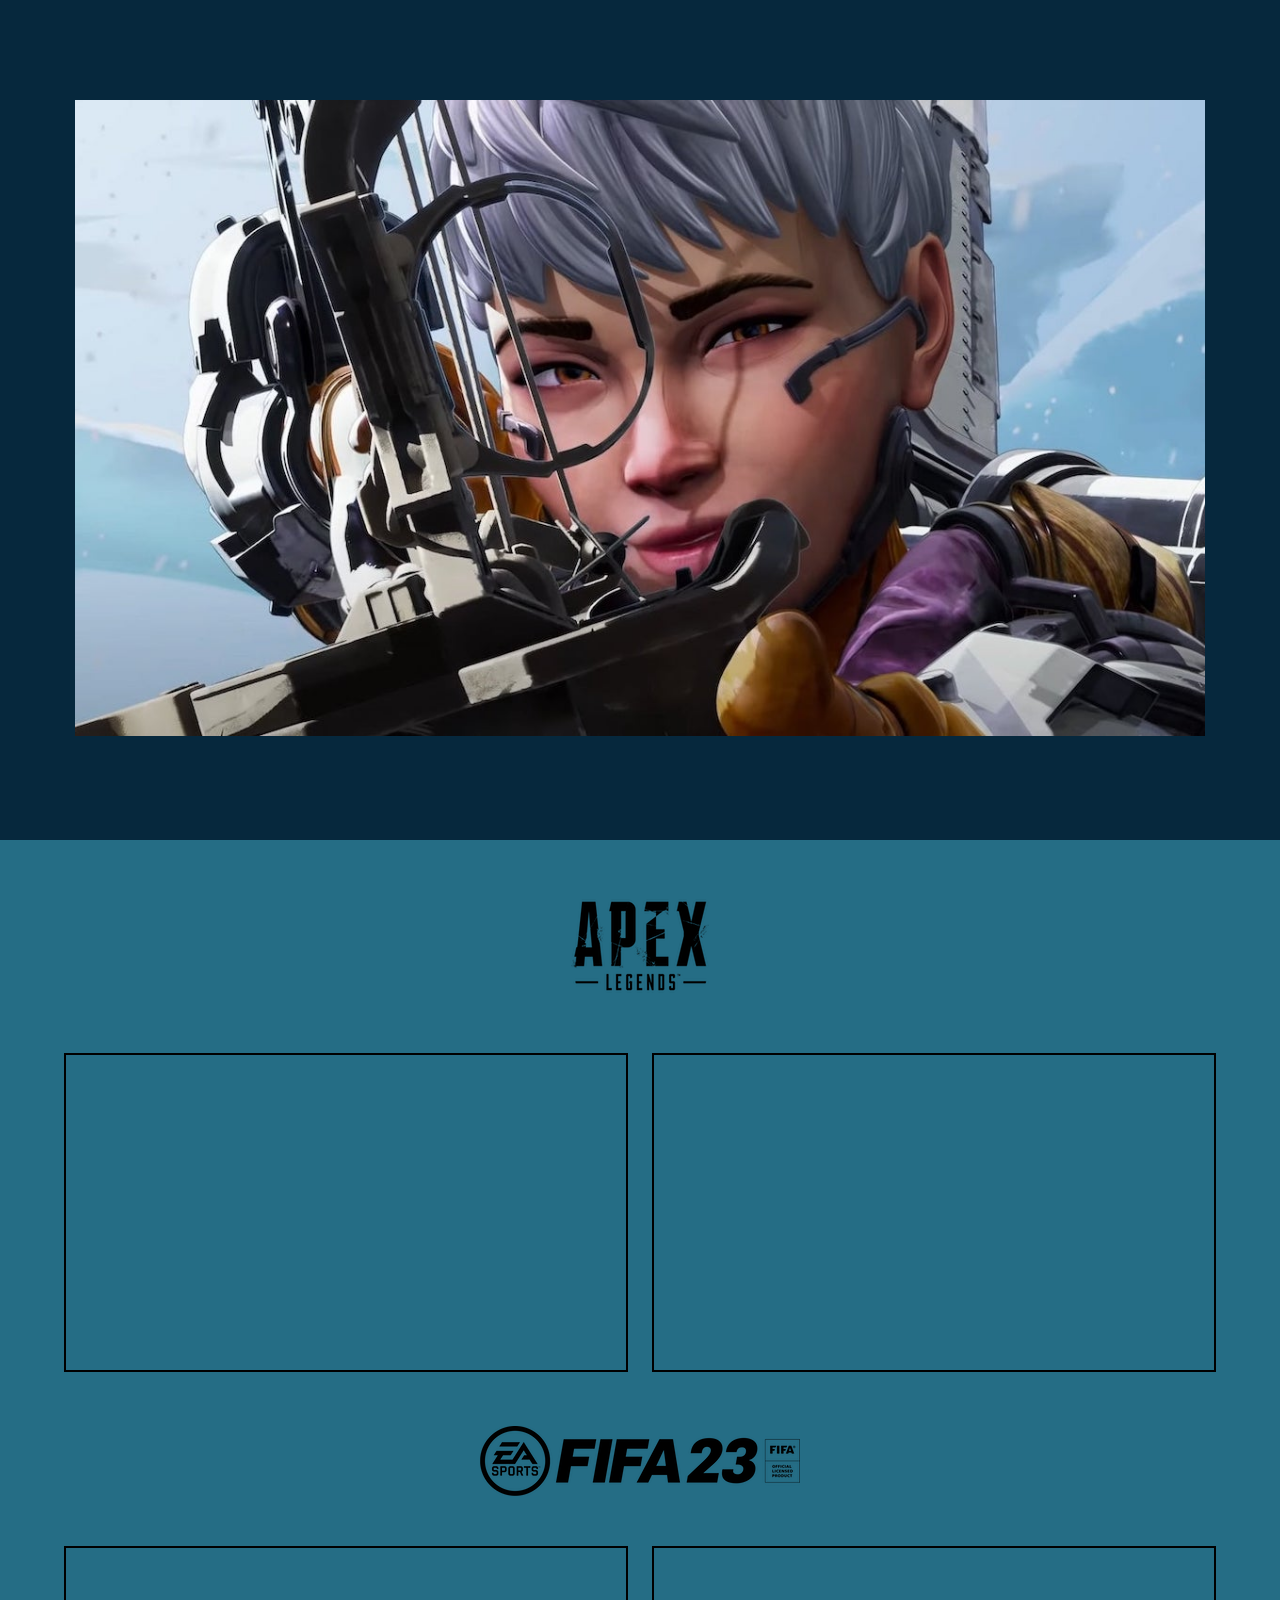
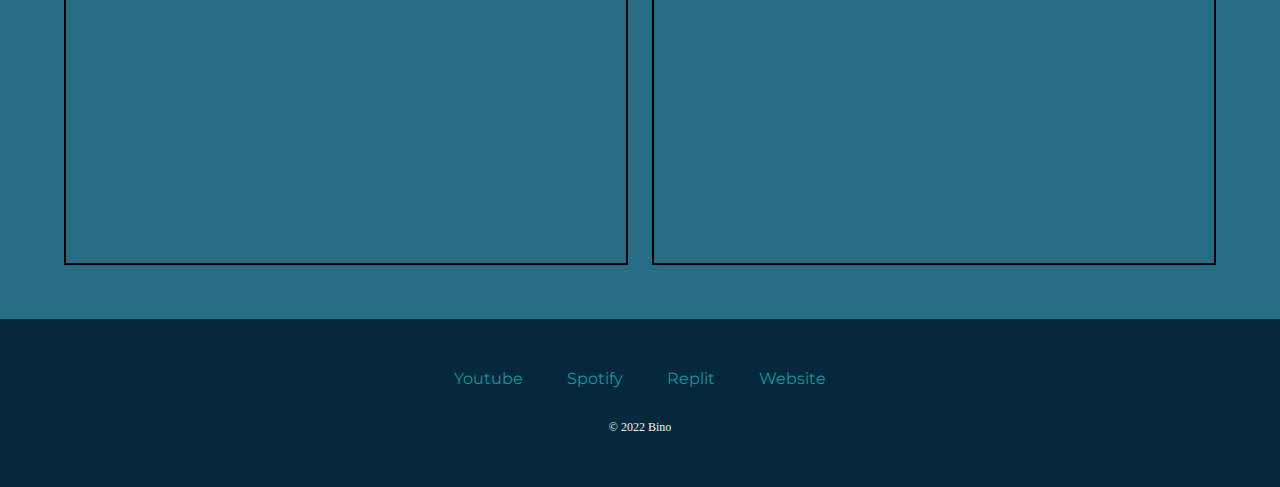
<file: index.html>
<!DOCTYPE html>
<html>
  <head>
    <meta charset="utf-8">
    <title>Apex Bino</title>
    <link rel="stylesheet" href="css/apex-styles.css">
    <link rel="icon" href="images/apex-images/favicon.ico">
    <!-- External Fonts from Google -->
    <link rel="preconnect" href="https://fonts.googleapis.com">
    <link rel="preconnect" href="https://fonts.gstatic.com" crossorigin>
    <link href="https://fonts.googleapis.com/css2?family=Merriweather&family=Montserrat&family=Sacramento&display=swap" rel="stylesheet">
  </head>
  <body>

    <audio loop autoplay hidden>
      <source src="media/starwalkin.mp3" type="audio/mp3">
    </audio>
    <div class="top-container">
      <img class="valkyrie" src="images/apex-images/valkyrie.jpeg" alt="valkyrie-img">
    </div>
    <div class="middle-container">
      <div class="apex-profile">
        <img class=apex-logo src="images/apex-images/apex-logo.png" alt="apexlogo-img">

        <div class="video">
          <iframe src="https://www.youtube.com/embed/UCufcgW_v1M?start=450" width="560" height="315" title="A YouTube video" frameborder="0" allowfullscreen></iframe>
        </div>
        <div class="video">
          <iframe src="https://www.youtube.com/embed/tdlLZUfOpBI" width="560" height="315" title="A YouTube video" frameborder="0" allowfullscreen></iframe>
        </div>
      </div>
      <div class="fifa-profile">
        <img class=fifa-logo src="images/apex-images/fifa-logo.png" alt="fifalogo-img">
        <div class="video">
          <iframe src="https://www.youtube.com/embed/-gHD15r9mEg" width="560" height="315" title="A YouTube video" frameborder="0" allowfullscreen></iframe>
        </div>
        <div class="video">
          <iframe src="https://www.youtube.com/embed/eGmr9L0F4wg" width="560" height="315" title="A YouTube video" frameborder="0" allowfullscreen></iframe>
        </div>
      </div>
<!--       <div class="twitter-profile">
        <h2>A gentle reminder...be opposite of this. Thanks for being awesome! :)</h2>
        <img class="twitter-pic" src="images/apex-images/tweet.png"/>
      </div> -->
    </div>

    <div class="bottom-container">
      <a class="footer-link" href="https://www.youtube.com/channel/UC5T1gy63VxIlhyUqx8uaHzg">Youtube</a>
      <a class="footer-link" href="https://open.spotify.com/user/1274462219?si=4899816dd8d84781">Spotify</a>
      <a class="footer-link" href="https://replit.com/@vbspaceduck">Replit</a>
      <a class="footer-link" href="bino.html">Website</a>
      <p class="copyright">© 2022 Bino</p>
    </div>


  </body>
</html>
</file>
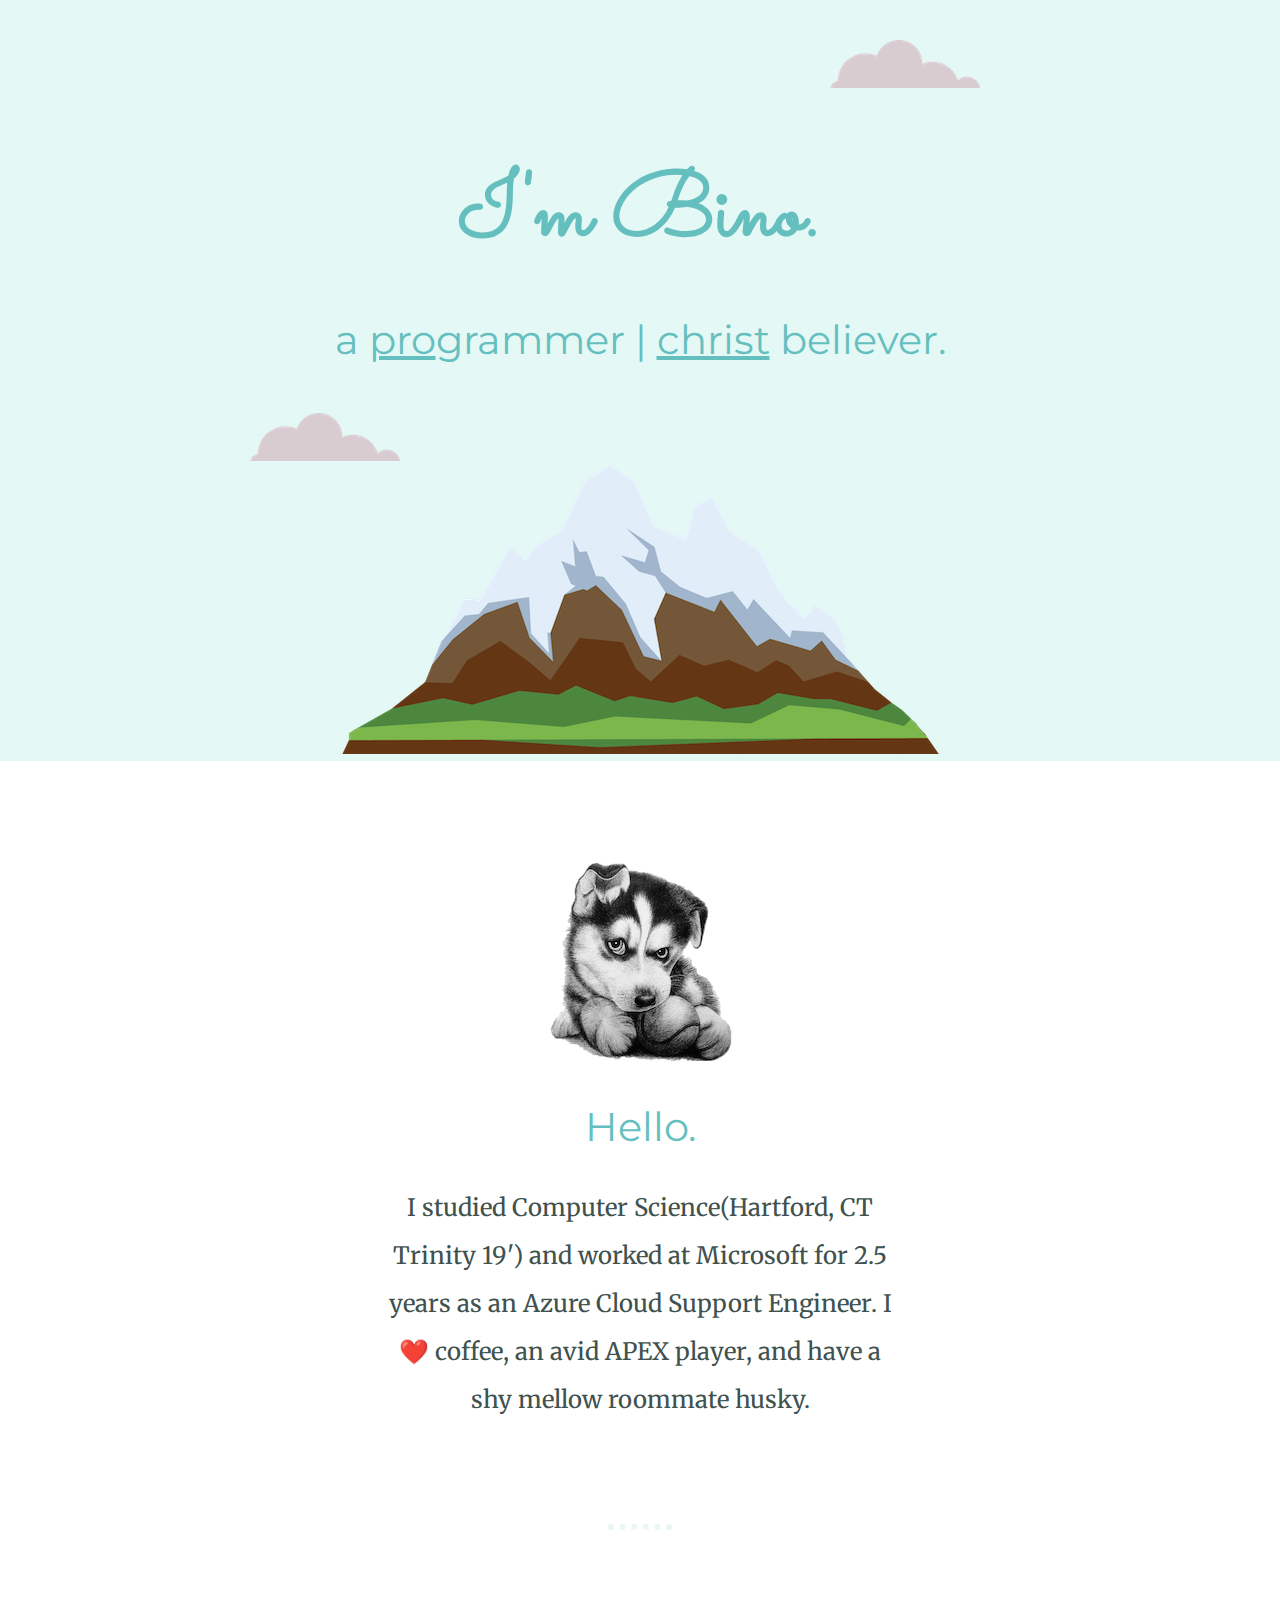
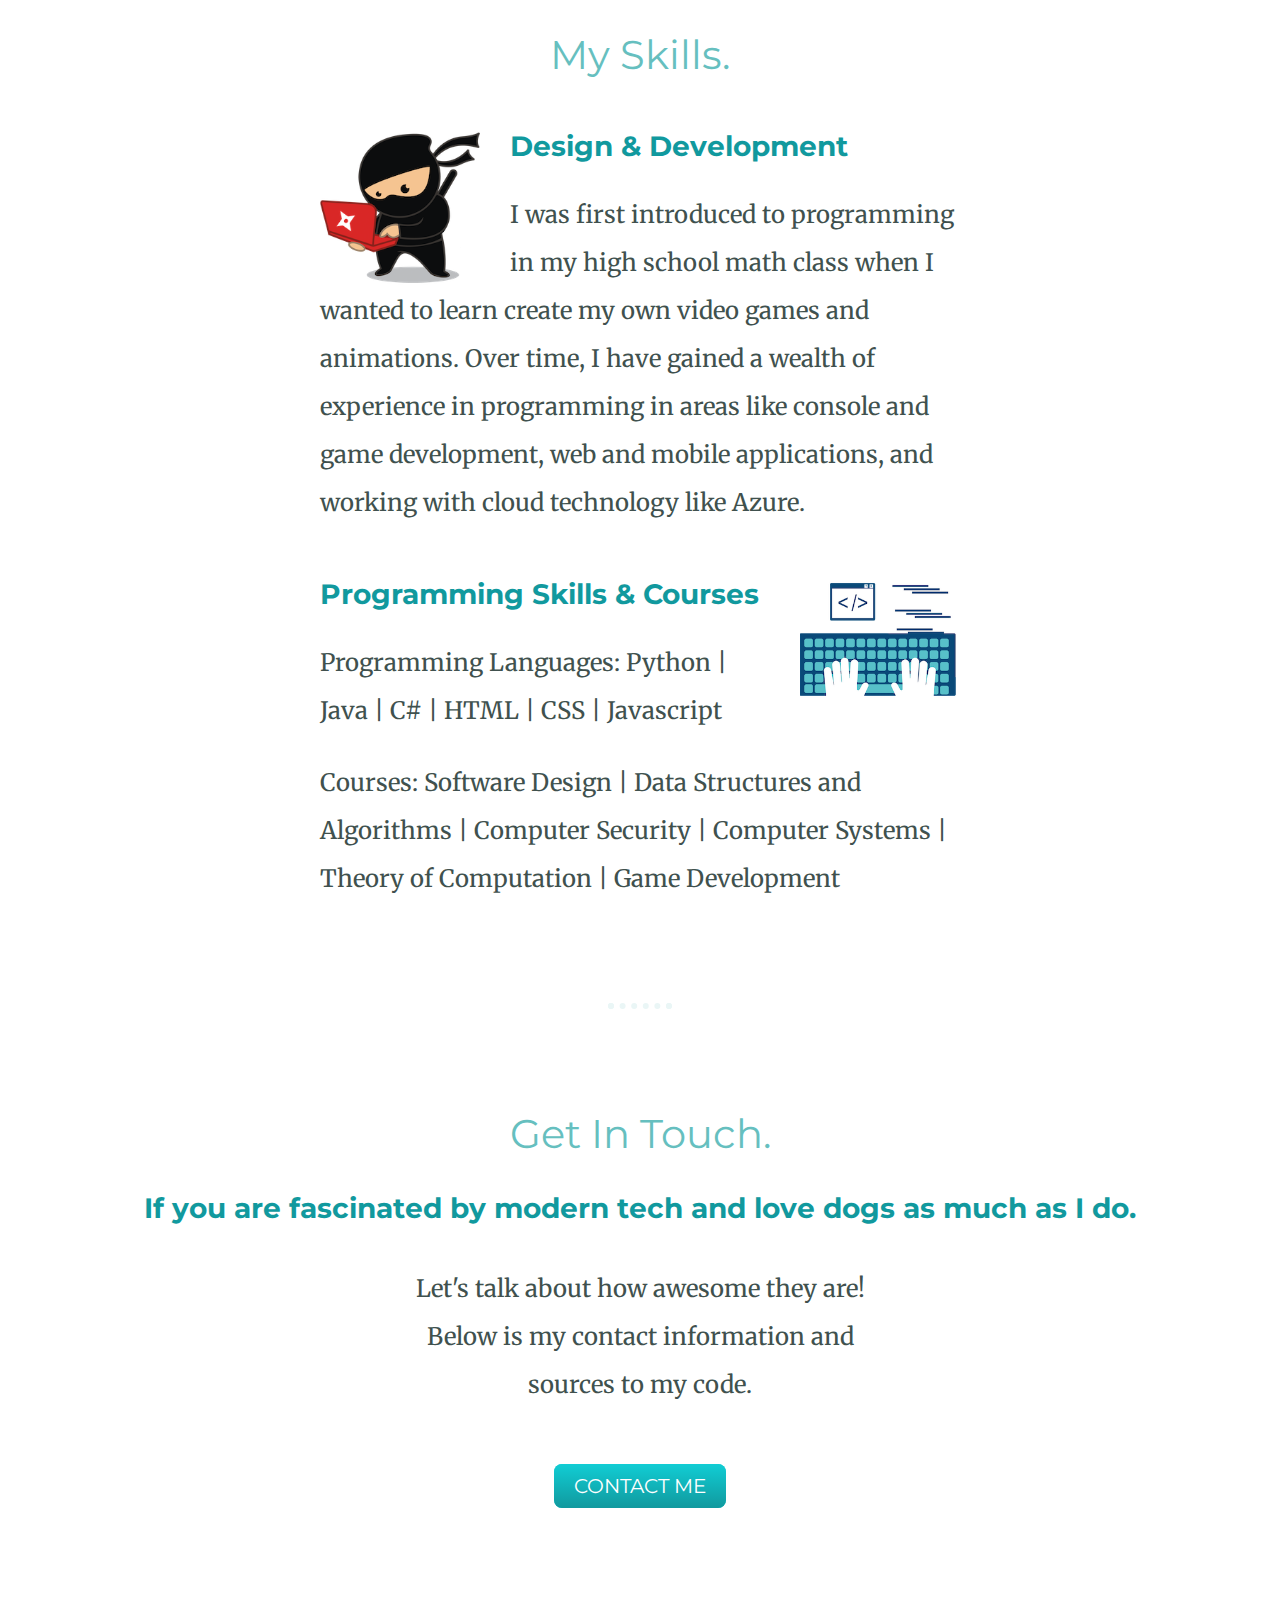
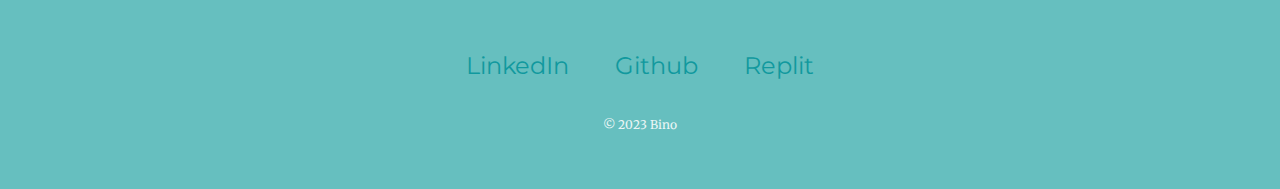
<file: bino.html>
<!DOCTYPE html>
<html>
  <head>
    <meta charset="utf-8">
    <title>Bino Vo</title>
    <link rel="stylesheet" type="text/css" href="css/bino-styles.css">
    <link rel="icon" href="images/bino-images/favicon.ico">
    <!-- External Fonts from Google -->
    <link rel="preconnect" href="https://fonts.googleapis.com">
    <link rel="preconnect" href="https://fonts.gstatic.com" crossorigin>
    <link href="https://fonts.googleapis.com/css2?family=Merriweather&family=Montserrat&family=Sacramento&display=swap" rel="stylesheet">
  </head>

  <body>
    <div class="top-container">
      <img class="top-cloud" src="images/bino-images/cloud.png" alt="cloud-img">
      <h1>I'm Bino.</h1>
      <h2>a <span class="pro">pro</span>grammer | <span class="pro">christ</span> believer.</h2>
      <img class="bottom-cloud" src="images/bino-images/cloud.png" alt="cloud-img">
      <img src="images/bino-images/mountain.png" alt="mountain-img">
    </div>

    <div class="middle-container">
      <div class="profile">
        <img src="images/bino-images/bino.png" alt="profile-pic">
        <h2>Hello.</h2>
        <p class="intro">I studied Computer Science(Hartford, CT Trinity 19') and worked at Microsoft for 2.5 years as an Azure Cloud Support Engineer.
          I ❤️ coffee, an avid APEX player, and have a shy mellow roommate husky.</p>
      </div>
      <hr>
      <div class="skills">
        <h2>My Skills.</h2>
        <div class="skill-row">
          <img class="ninja-img" src="images/bino-images/ninja-skills.png" alt="skills-img">
          <h3>Design & Development</h3>
          <p>I was first introduced to programming in my high school math class when I wanted to learn create my own video games and animations.
            Over time, I have gained a wealth of experience in programming in areas like console and game development, web and mobile applications, and working with cloud technology like Azure.</p>
        </div>
        <div class="skill-row">
          <img class="prog-img" src="images/bino-images/programming-skills.png" alt="programming-skills-img">
          <h3>Programming Skills & Courses</h3>
          <p>Programming Languages: Python | Java | C# | HTML | CSS | Javascript</p>
          <p>Courses: Software Design | Data Structures and Algorithms | Computer Security | Computer Systems | Theory of Computation | Game Development</p>
        </div>
      </div>
      <hr>
      <div class="contact-me">
        <h2>Get In Touch.</h2>
        <h3>If you are fascinated by modern tech and love dogs as much as I do.</h3>
        <p class="contact-message">Let's talk about how awesome they are! Below is my contact information and sources to my code.</p>
        <a class="btn" href="mailto:binhvo07@gmail.com">CONTACT ME</a>
      </div>
    </div>

    <div class="bottom-container">
      <a class="footer-link" href="https://www.linkedin.com/in/binh-v0/">LinkedIn</a>
      <a class="footer-link" href="https://github.com/bvo773">Github</a>
      <a class="footer-link" href="https://replit.com/@vbspaceduck">Replit</a>
      <p class="copyright">© 2023 Bino</p>
    </div>

  </body>
</html>
</file>
<file: css/apex-styles.css>
body{
  margin: 0;
  text-align: center;
  width: 100%;
}

iframe{
  border: solid black 2px;
}

a{
  color: #11999E;
  font-family: 'Montserrat', sans-serif;
  margin: 10px 20px;
  text-decoration: none;
}

a:hover {
  color: #EAF6F6;
}

h2{
  font-family: 'Montserrat', sans-serif;
  font-size: 1.5rem;
  color: #66BFBF;
  font-weight: normal;
}

.top-container{
  background-color: #06283D;
  position: relative;
  padding: 100px 75px;
}

.valkyrie{
  width: 100%;
}

.middle-container{
  background-color: #256D85;
  padding-bottom: 50px;
}

.apex-profile {
 padding-top: 50px;
}
.apex-logo {
  display: block;
  margin: 0 auto 50px;
}
.video {
  display: inline-block;
  padding: 0px 10px;
}

.fifa-profile {
  padding-top: 50px;
}
.fifa-logo{
  display: block;
  margin: 0 auto 50px;
}

.twitter-profile{
  padding: 50px 50px;
}

.twitter-pic {
  width: 50%;
  border: solid #EAF6F6 5px;
}

.bottom-container {
  padding: 50px 0 20px;
  background-color: #06283D;
}

.copyright {
  color: #EAF6F6;
  font-size: 0.75rem;
  padding: 20px 0;
}
</file>
<file: css/bino-styles.css>
body {
  /* all 4 margins will be set to 0, when its 0, you don't specify px */
  margin: 0;
  color: #40514E;
  text-align: center;
  font-family: 'Merriweather', serif;
  font-size: 150%;
}

/* Title */
h1 {
  font-size: 5.625rem;
  margin: 50px auto 0 auto;
  font-family: 'Sacramento', cursive;
  color: #66BFBF;

}

h2{
  font-family: 'Montserrat', sans-serif;
  font-size: 2.5rem;
  color: #66BFBF;
  font-weight: normal;
}

h3 {
  font-family: 'Montserrat', sans-serif;
  color: #11999E;
}

a {
  color: #11999E;
}

p {
    line-height: 2;
}

hr {
  border: dotted #EAF6F6 6px;
  border-bottom: none;
  width: 4%;
  margin: 100px auto;
}

a{
  color: #11999E;
  font-family: 'Montserrat', sans-serif;
  margin: 10px 20px;
  text-decoration: none;
}

a:hover {
  color: #EAF6F6;
}

.top-container{
  background-color: #E4F9F5;
  position: relative;
  padding-top: 100px;
}
.middle-container{
  margin: 100px 0;
}

.bottom-container{
  background-color: #66BFBF;
  padding: 50px 0 20px;
}

.skill-row {
  width: 50%;
  margin: 50px auto 50px auto;
  text-align: left;
}
.pro{
  text-decoration: underline;
}

.intro{
  width: 40%;
  margin: auto;
}

.contact-message{
  width: 40%;
  margin: 40px auto 60px;
}

.copyright {
  color: #EAF6F6;
  font-size: 0.75rem;
  padding: 20px 0;
}
.top-cloud{
  position: absolute;
  right: 300px;
  top: 40px;
}

.bottom-cloud{
  position: absolute;
  left: 250px;
  bottom: 300px;
}

.ninja-img{
  width: 25%;
  float: left;
  margin-right: 30px;
}

.prog-img{
  width: 25%;
  float: right;
  margin-left: 30px;
}


.btn {
  background: #11cdd4;
  background-image: -webkit-linear-gradient(top, #11cdd4, #11999e);
  background-image: -moz-linear-gradient(top, #11cdd4, #11999e);
  background-image: -ms-linear-gradient(top, #11cdd4, #11999e);
  background-image: -o-linear-gradient(top, #11cdd4, #11999e);
  background-image: linear-gradient(to bottom, #11cdd4, #11999e);
  -webkit-border-radius: 8;
  -moz-border-radius: 8;
  border-radius: 8px;
  font-family: 'Montserrat', sans-serif;
  color: #ffffff;
  font-size: 20px;
  padding: 10px 20px 10px 20px;
  text-decoration: none;
}

.btn:hover {
  background: #30e3cb;
  background-image: -webkit-linear-gradient(top, #30e3cb, #2bc4ad);
  background-image: -moz-linear-gradient(top, #30e3cb, #2bc4ad);
  background-image: -ms-linear-gradient(top, #30e3cb, #2bc4ad);
  background-image: -o-linear-gradient(top, #30e3cb, #2bc4ad);
  background-image: linear-gradient(to bottom, #30e3cb, #2bc4ad);
  text-decoration: none;
}
</file>
